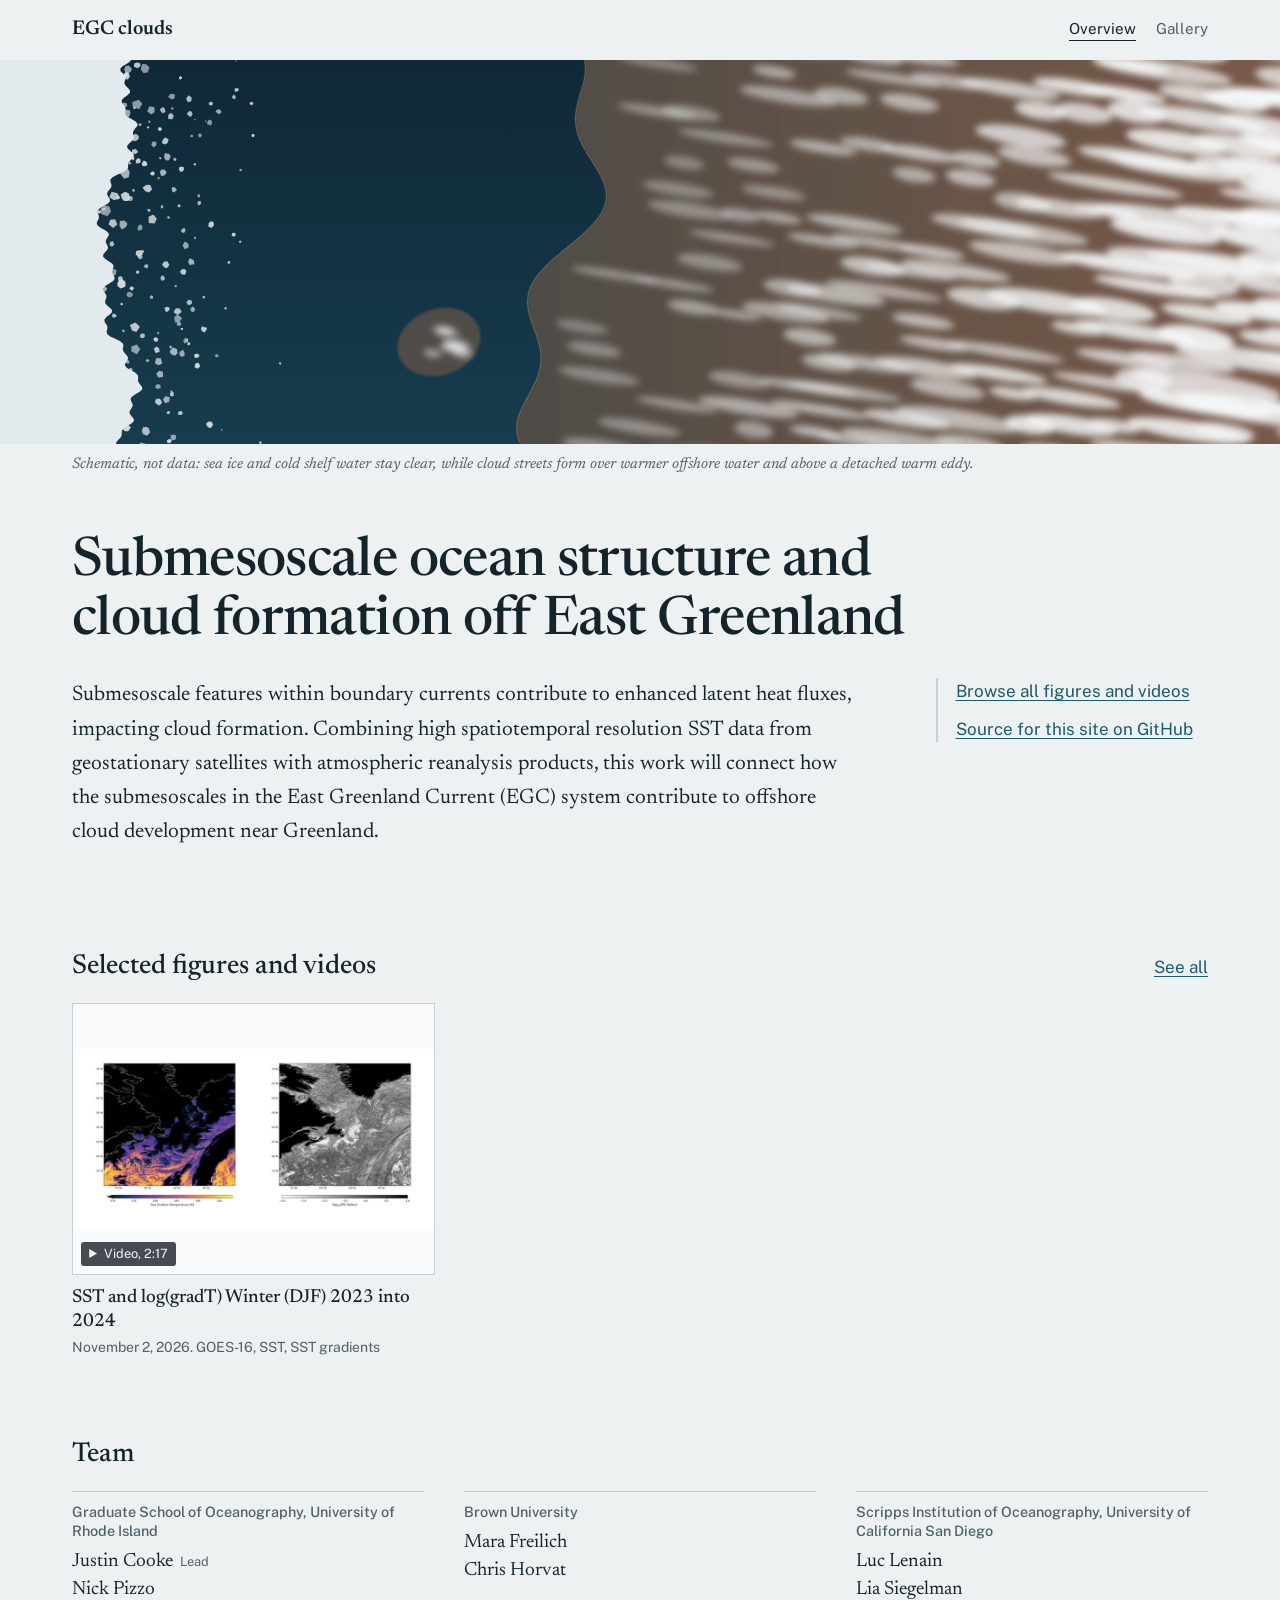
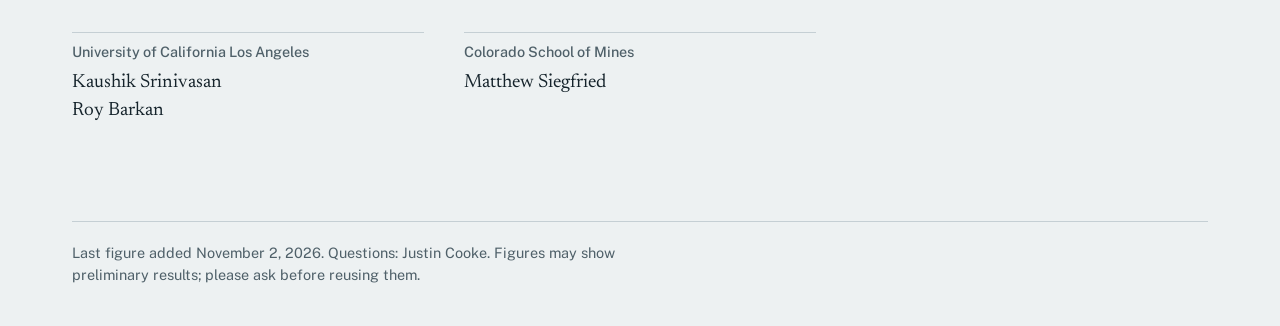
<file: index.html>
<!doctype html>
<html lang="en">
<head>
  <meta charset="utf-8">
  <meta name="viewport" content="width=device-width, initial-scale=1, viewport-fit=cover">
  <title>EGC clouds</title>
  <meta name="description" content="Figures and animations from a study of how submesoscale ocean structure in the East Greenland Current system shapes offshore cloud development.">
  <link rel="preconnect" href="https://fonts.googleapis.com">
  <link rel="preconnect" href="https://fonts.gstatic.com" crossorigin>
  <link href="https://fonts.googleapis.com/css2?family=Newsreader:ital,opsz,wght@0,6..72,400;0,6..72,500;0,6..72,600;1,6..72,400&family=Public+Sans:wght@400;500;600&display=swap" rel="stylesheet">
  <link rel="icon" href="assets/img/favicon.svg" type="image/svg+xml">
  <link rel="stylesheet" href="assets/css/style.css">
</head>
<body data-page="home">
  <a class="skip" href="#main">Skip to content</a>

  <header class="site-header">
    <a class="site-name" href="./" data-site="short_title">EGC clouds</a>
    <nav aria-label="Site">
      <a href="./" aria-current="page">Overview</a>
      <a href="gallery.html">Gallery</a>
    </nav>
  </header>

  <figure class="hero">
    <img src="assets/img/hero.svg" alt="Schematic of clouds over the East Greenland Current: sea ice and cold shelf water on the left stay clear, cloud streets form over warmer water to the right of a meandering front.">
    <figcaption data-site="hero_caption"></figcaption>
  </figure>

  <main id="main" class="wrap">
    <section class="intro">
      <h1 data-site="title">Submesoscale ocean structure and cloud formation off East Greenland</h1>
      <div class="intro-grid">
        <div class="summary" data-site-paragraphs="summary"></div>
        <aside class="links" aria-label="Links">
          <ul data-site-links></ul>
        </aside>
      </div>
    </section>

    <section class="featured" aria-labelledby="featured-h" hidden>
      <div class="section-head">
        <h2 id="featured-h">Selected figures and videos</h2>
        <a href="gallery.html">See all</a>
      </div>
      <ul class="grid" data-featured></ul>
    </section>

    <section class="team" aria-labelledby="team-h">
      <h2 id="team-h">Team</h2>
      <div data-team></div>
    </section>
  </main>

  <footer class="site-footer wrap">
    <div class="rule"><p data-footer></p></div>
  </footer>

  <script src="assets/js/app.js"></script>
</body>
</html>
</file>
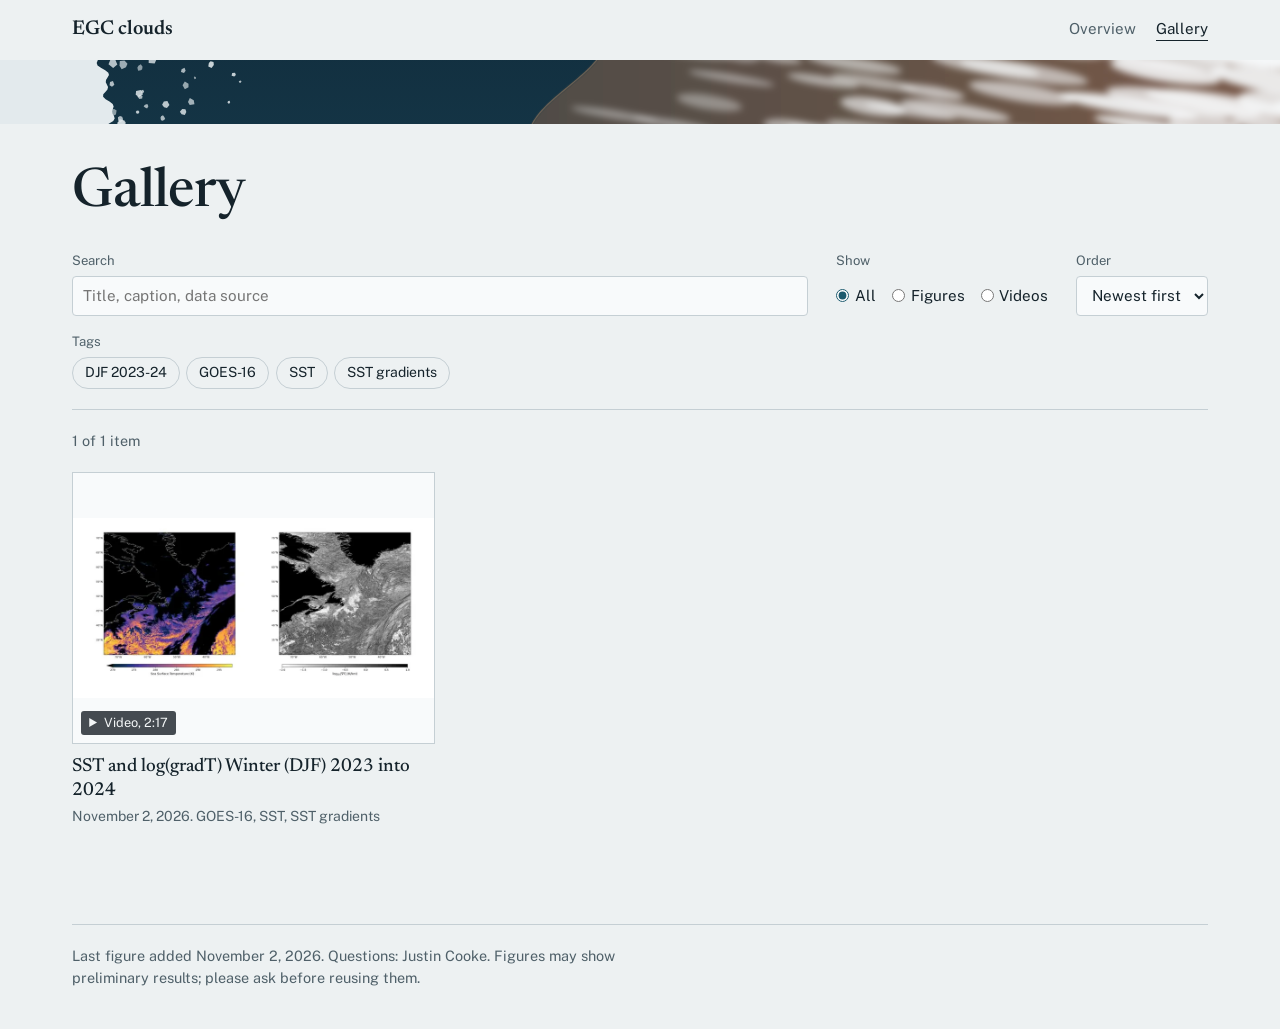
<file: gallery.html>
<!doctype html>
<html lang="en">
<head>
  <meta charset="utf-8">
  <meta name="viewport" content="width=device-width, initial-scale=1, viewport-fit=cover">
  <title>Gallery | EGC clouds</title>
  <meta name="description" content="Figures and animations from the EGC clouds project.">
  <link rel="preconnect" href="https://fonts.googleapis.com">
  <link rel="preconnect" href="https://fonts.gstatic.com" crossorigin>
  <link href="https://fonts.googleapis.com/css2?family=Newsreader:ital,opsz,wght@0,6..72,400;0,6..72,500;0,6..72,600;1,6..72,400&family=Public+Sans:wght@400;500;600&display=swap" rel="stylesheet">
  <link rel="icon" href="assets/img/favicon.svg" type="image/svg+xml">
  <link rel="stylesheet" href="assets/css/style.css">
</head>
<body data-page="gallery">
  <a class="skip" href="#main">Skip to content</a>

  <header class="site-header">
    <a class="site-name" href="./" data-site="short_title">EGC clouds</a>
    <nav aria-label="Site">
      <a href="./">Overview</a>
      <a href="gallery.html" aria-current="page">Gallery</a>
    </nav>
  </header>

  <div class="hero hero-strip" aria-hidden="true">
    <img src="assets/img/hero.svg" alt="">
  </div>

  <main id="main" class="wrap">
    <h1 class="page-title">Gallery</h1>

    <form class="filters" role="search" aria-label="Filter the gallery" onsubmit="return false">
      <label class="field search">
        <span>Search</span>
        <input type="search" name="q" placeholder="Title, caption, data source" autocomplete="off">
      </label>
      <fieldset class="field kind">
        <legend>Show</legend>
        <div class="options">
          <label><input type="radio" name="kind" value="all" checked> All</label>
          <label><input type="radio" name="kind" value="figure"> Figures</label>
          <label><input type="radio" name="kind" value="video"> Videos</label>
        </div>
      </fieldset>
      <label class="field sort">
        <span>Order</span>
        <select name="sort">
          <option value="new">Newest first</option>
          <option value="old">Oldest first</option>
        </select>
      </label>
      <div class="field tags" data-tags hidden>
        <span id="tags-label">Tags</span>
        <div role="group" aria-labelledby="tags-label" data-tag-list></div>
      </div>
    </form>

    <p class="count" aria-live="polite" data-count></p>
    <ul class="grid" data-grid></ul>
    <div class="empty" data-empty hidden></div>
  </main>

  <dialog class="viewer" data-viewer aria-labelledby="viewer-title">
    <div class="viewer-media" data-viewer-media></div>
    <div class="viewer-body">
      <h2 id="viewer-title" data-viewer-title></h2>
      <div class="caption" data-viewer-caption></div>
      <dl class="meta" data-viewer-meta></dl>
      <div class="viewer-actions">
        <button type="button" data-copy>Copy link</button>
        <a class="button" data-fullres hidden>Download full resolution</a>
        <span class="spacer"></span>
        <button type="button" data-prev aria-label="Previous item">Previous</button>
        <button type="button" data-next aria-label="Next item">Next</button>
        <button type="button" data-close autofocus>Close</button>
      </div>
    </div>
  </dialog>

  <footer class="site-footer wrap">
    <div class="rule"><p data-footer></p></div>
  </footer>

  <script src="assets/js/app.js"></script>
</body>
</html>
</file>
<file: assets/css/style.css>
/* EGC clouds: site styles
   Palette is taken from the hero schematic: cold shelf water, ice, and the
   muted warm offshore water. Colors are tokens so light and dark modes share
   every rule below. */

:root {
  color-scheme: light dark;
  --paper:   #EDF1F2;  /* ice-grey page */
  --surface: #F8FAFB;  /* plate behind figures */
  --ink:     #15232B;
  --muted:   #4F6069;
  --rule:    #C5CFD4;
  --accent:  #1C5A6E;  /* cold shelf water */
  --warm:    #7A5A48;  /* offshore water, used once: active tags */
  --on-accent: #F8FAFB;
  --scrim:   rgba(8, 16, 22, 0.74);

  --serif: "Newsreader", "Iowan Old Style", "Palatino Linotype", Georgia, serif;
  --sans: "Public Sans", system-ui, -apple-system, "Segoe UI", Roboto, sans-serif;

  --measure: 66ch;
  --gutter: clamp(1.1rem, 4vw, 2.5rem);
}

@media (prefers-color-scheme: dark) {
  :root {
    --paper:   #0D161C;
    --surface: #15222A;
    --ink:     #DBE4E7;
    --muted:   #93A3AB;
    --rule:    #2A3A44;
    --accent:  #8CC3D3;
    --warm:    #C79A7C;
    --on-accent: #0D161C;
    --scrim:   rgba(2, 6, 9, 0.82);
  }
}

*, *::before, *::after { box-sizing: border-box; }

[hidden] { display: none !important; }

html { -webkit-text-size-adjust: 100%; }

body {
  margin: 0;
  background: var(--paper);
  color: var(--ink);
  font-family: var(--sans);
  font-size: 1.0625rem;
  line-height: 1.55;
  padding-bottom: env(safe-area-inset-bottom, 0px);
}

img, video { max-width: 100%; }

a { color: var(--accent); text-decoration-thickness: 1px; text-underline-offset: 0.18em; }
a:hover { text-decoration-thickness: 2px; }

:focus-visible { outline: 3px solid var(--accent); outline-offset: 3px; }

.skip {
  position: absolute; left: -999px; top: 0.5rem;
  background: var(--ink); color: var(--paper); padding: 0.5rem 0.9rem; z-index: 20;
}
.skip:focus { left: 0.5rem; }

.wrap { max-width: 76rem; margin-inline: auto; padding-inline: var(--gutter); }

/* Header */
.site-header {
  display: flex; align-items: baseline; justify-content: space-between; gap: 1rem;
  max-width: 76rem; margin-inline: auto;
  padding: calc(0.9rem + env(safe-area-inset-top, 0px)) var(--gutter) 0.9rem;
}
.site-name {
  font-family: var(--serif); font-size: 1.25rem; font-weight: 600;
  color: var(--ink); text-decoration: none;
}
.site-header nav { display: flex; gap: 1.25rem; }
.site-header nav a { color: var(--muted); text-decoration: none; font-size: 0.95rem; }
.site-header nav a:hover { color: var(--ink); }
.site-header nav a[aria-current="page"] { color: var(--ink); text-decoration: underline; text-underline-offset: 0.4em; }

/* Hero schematic */
.hero { margin: 0; }
.hero img {
  display: block; width: 100%;
  height: clamp(200px, 30vw, 400px);
  object-fit: cover;
}
.hero figcaption {
  max-width: 76rem; margin: 0.6rem auto 0; padding-inline: var(--gutter);
  font-family: var(--serif); font-style: italic; font-size: 0.95rem; color: var(--muted);
}
.hero-strip img { height: 64px; }

/* Intro */
.intro { padding-top: clamp(2rem, 5vw, 3.5rem); }
.intro h1, .page-title {
  font-family: var(--serif); font-weight: 500;
  font-size: clamp(2rem, 4.6vw, 3.4rem); line-height: 1.08; letter-spacing: -0.012em;
  max-width: 26ch; margin: 0 0 1.75rem;
}
.page-title { margin-top: clamp(1.5rem, 4vw, 2.5rem); }

.intro-grid { display: grid; gap: 2rem 4rem; }
@media (min-width: 900px) { .intro-grid { grid-template-columns: minmax(0, 1fr) 17rem; } }

.summary p {
  font-family: var(--serif); font-size: clamp(1.15rem, 1.8vw, 1.32rem);
  line-height: 1.62; max-width: var(--measure); margin: 0 0 1em;
}

.links ul { list-style: none; margin: 0; padding: 0 0 0 1.1rem; border-left: 2px solid var(--rule); }
.links li + li { margin-top: 0.7rem; }

/* Sections */
.featured, .team { margin-top: clamp(3rem, 7vw, 5rem); }
.section-head { display: flex; align-items: baseline; justify-content: space-between; gap: 1rem; }
h2 {
  font-family: var(--serif); font-weight: 500; font-size: 1.7rem; line-height: 1.2;
  margin: 0 0 1.25rem;
}

/* Team, grouped by institution */
.team-groups {
  display: grid; gap: 1.75rem 2.5rem;
  grid-template-columns: repeat(auto-fill, minmax(min(100%, 16rem), 1fr));
}
.team-groups h3 {
  font-size: 0.9rem; font-weight: 500; color: var(--muted); line-height: 1.35;
  margin: 0 0 0.45rem; padding-top: 0.6rem; border-top: 1px solid var(--rule);
}
.team-groups ul { list-style: none; margin: 0; padding: 0; }
.team-groups li { font-family: var(--serif); font-size: 1.2rem; line-height: 1.45; }
.team-groups .role { font-family: var(--sans); font-size: 0.8rem; color: var(--muted); margin-left: 0.45rem; }
.team-groups a { color: inherit; }

/* Grid of media */
.grid {
  list-style: none; margin: 0; padding: 0;
  display: grid; gap: 2rem 1.5rem;
  grid-template-columns: repeat(auto-fill, minmax(min(100%, 17rem), 1fr));
}
.tile {
  display: block; width: 100%; padding: 0; margin: 0; border: 0; background: none;
  color: inherit; font: inherit; text-align: left; cursor: pointer; text-decoration: none;
}
.tile:hover .tile-title { text-decoration: underline; text-decoration-thickness: 1px; text-underline-offset: 0.18em; }
.plate {
  position: relative; aspect-ratio: 4 / 3;
  display: grid; place-items: center; overflow: hidden;
  background: var(--surface); border: 1px solid var(--rule);
}
.plate img { position: absolute; inset: 0; width: 100%; height: 100%; object-fit: contain; }
.tile:hover .plate { border-color: var(--accent); }
.badge {
  position: absolute; left: 0.5rem; bottom: 0.5rem;
  display: inline-flex; align-items: center; gap: 0.35rem;
  padding: 0.15rem 0.5rem 0.15rem 0.4rem; border-radius: 3px;
  background: var(--scrim); color: #F3F6F7; font-size: 0.8rem;
}
.badge svg { width: 0.7rem; height: 0.7rem; fill: currentColor; }
.tile-title {
  display: block; font-family: var(--serif); font-size: 1.18rem; font-weight: 500;
  line-height: 1.3; margin: 0.65rem 0 0.15rem;
}
.tile-meta { display: block; font-size: 0.875rem; color: var(--muted); }

/* Filters */
.filters {
  display: flex; flex-wrap: wrap; align-items: flex-end; gap: 1rem 1.75rem;
  padding-bottom: 1.25rem; margin-bottom: 1.25rem; border-bottom: 1px solid var(--rule);
}
.field { display: flex; flex-direction: column; gap: 0.3rem; margin: 0; padding: 0; border: 0; min-width: 0; }
.field > span, .field legend { font-size: 0.82rem; color: var(--muted); padding: 0; }
.search { flex: 1 1 16rem; }
input[type="search"], select {
  font: inherit; font-size: 0.95rem; color: var(--ink);
  background: var(--surface); border: 1px solid var(--rule); border-radius: 4px;
  padding: 0.45rem 0.65rem; min-height: 2.5rem;
}
.kind { display: block; }
.kind legend { margin-bottom: 0.3rem; }
.kind .options { display: flex; flex-wrap: wrap; align-items: center; gap: 0.25rem 1rem; }
.kind label { display: inline-flex; align-items: center; gap: 0.35rem; font-size: 0.95rem; min-height: 2.5rem; }
.kind input { accent-color: var(--accent); margin: 0; }
.tags { flex-basis: 100%; }
.tags [role="group"] { display: flex; flex-wrap: wrap; gap: 0.4rem; }
.tag {
  font: inherit; font-size: 0.875rem; color: var(--ink); cursor: pointer;
  background: transparent; border: 1px solid var(--rule); border-radius: 999px;
  padding: 0.2rem 0.75rem; min-height: 2rem;
}
.tag:hover { border-color: var(--ink); }
.tag[aria-pressed="true"] { background: var(--warm); border-color: var(--warm); color: #FFFFFF; }

.count { color: var(--muted); font-size: 0.9rem; margin: 0 0 1.25rem; }

.empty {
  max-width: var(--measure); padding: 1.5rem 0; color: var(--muted);
}
.empty code, .viewer code { font-size: 0.9em; }

/* Viewer dialog */
.viewer {
  width: min(1120px, 94vw); max-height: 94vh; padding: 0; border: 0;
  background: var(--paper); color: var(--ink); overflow: auto;
}
.viewer::backdrop { background: var(--scrim); }
.viewer[open] { animation: viewer-in 160ms ease-out; }
@keyframes viewer-in { from { opacity: 0; transform: translateY(6px); } to { opacity: 1; transform: none; } }

.viewer-media { background: var(--surface); display: grid; place-items: center; }
.viewer-media.is-video { background: #000; }
.viewer-media img, .viewer-media video { display: block; max-height: 62vh; width: auto; margin: 0 auto; }
.viewer-media video { width: 100%; }

.viewer-body { padding: 1.25rem clamp(1rem, 3vw, 1.75rem) 1.5rem; }
.viewer-body h2 { margin-bottom: 0.6rem; }
.caption { max-width: var(--measure); font-family: var(--serif); font-size: 1.1rem; line-height: 1.6; }
.caption p { margin: 0 0 0.8em; }

.meta {
  display: grid; grid-template-columns: max-content minmax(0, 1fr); gap: 0.35rem 1.25rem;
  margin: 1rem 0 1.25rem; font-size: 0.92rem;
}
.meta dt { color: var(--muted); }
.meta dd { margin: 0; overflow-wrap: anywhere; }

.viewer-actions { display: flex; flex-wrap: wrap; gap: 0.5rem; align-items: center; }
.viewer-actions .spacer { flex: 1; }
.viewer-actions button, .viewer-actions .button {
  font: inherit; font-size: 0.92rem; cursor: pointer; text-decoration: none;
  color: var(--ink); background: var(--surface); border: 1px solid var(--rule); border-radius: 4px;
  padding: 0.45rem 0.85rem; min-height: 2.5rem; display: inline-flex; align-items: center;
}
.viewer-actions button:hover, .viewer-actions .button:hover { border-color: var(--ink); }
.viewer-actions .button { background: var(--accent); border-color: var(--accent); color: var(--on-accent); }

/* Footer */
.site-footer { margin-top: clamp(3.5rem, 8vw, 6rem); padding-bottom: 2.5rem; color: var(--muted); font-size: 0.9rem; }
.site-footer .rule { border-top: 1px solid var(--rule); padding-top: 1.25rem; }
.site-footer p { margin: 0; max-width: var(--measure); }

@media (prefers-reduced-motion: reduce) {
  .viewer[open] { animation: none; }
}

@media (max-width: 560px) {
  .viewer-actions .spacer { display: none; }
  .meta { grid-template-columns: 1fr; }
  .meta dt { margin-top: 0.4rem; }
}
</file>
